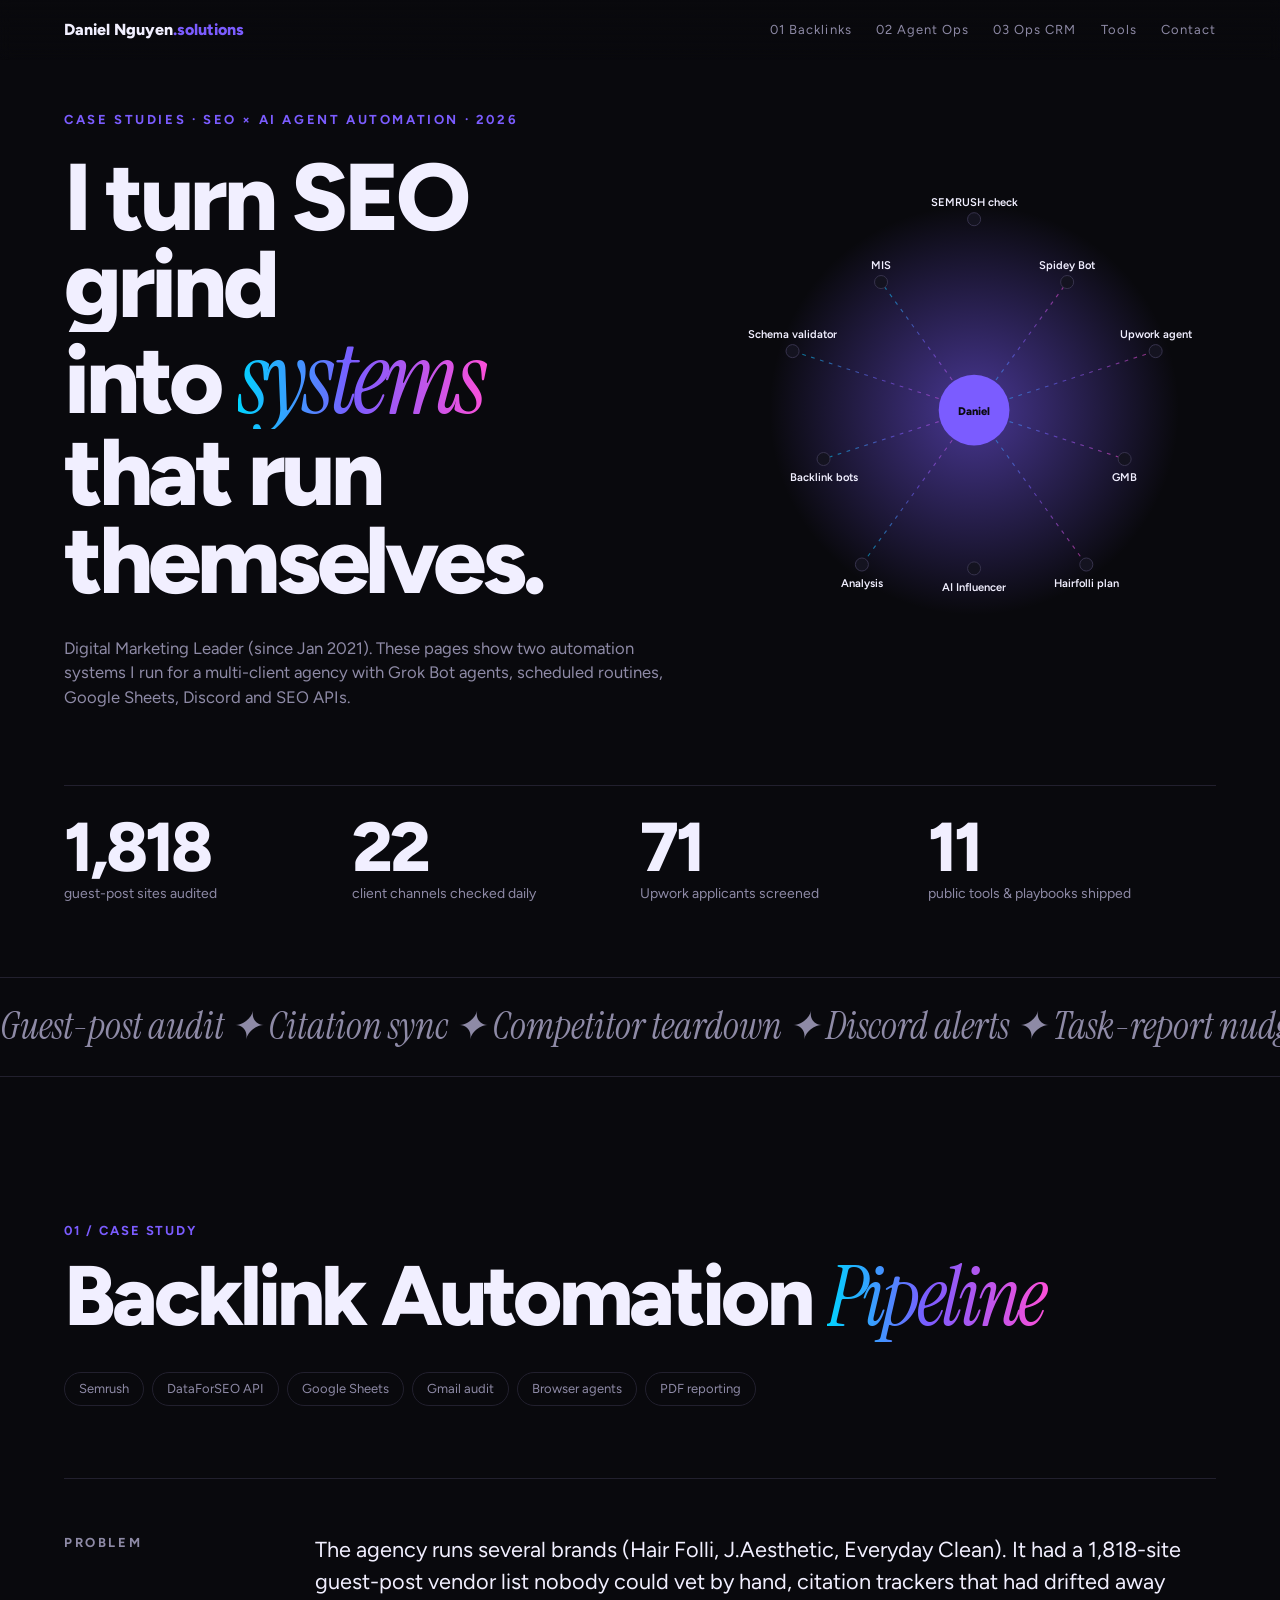
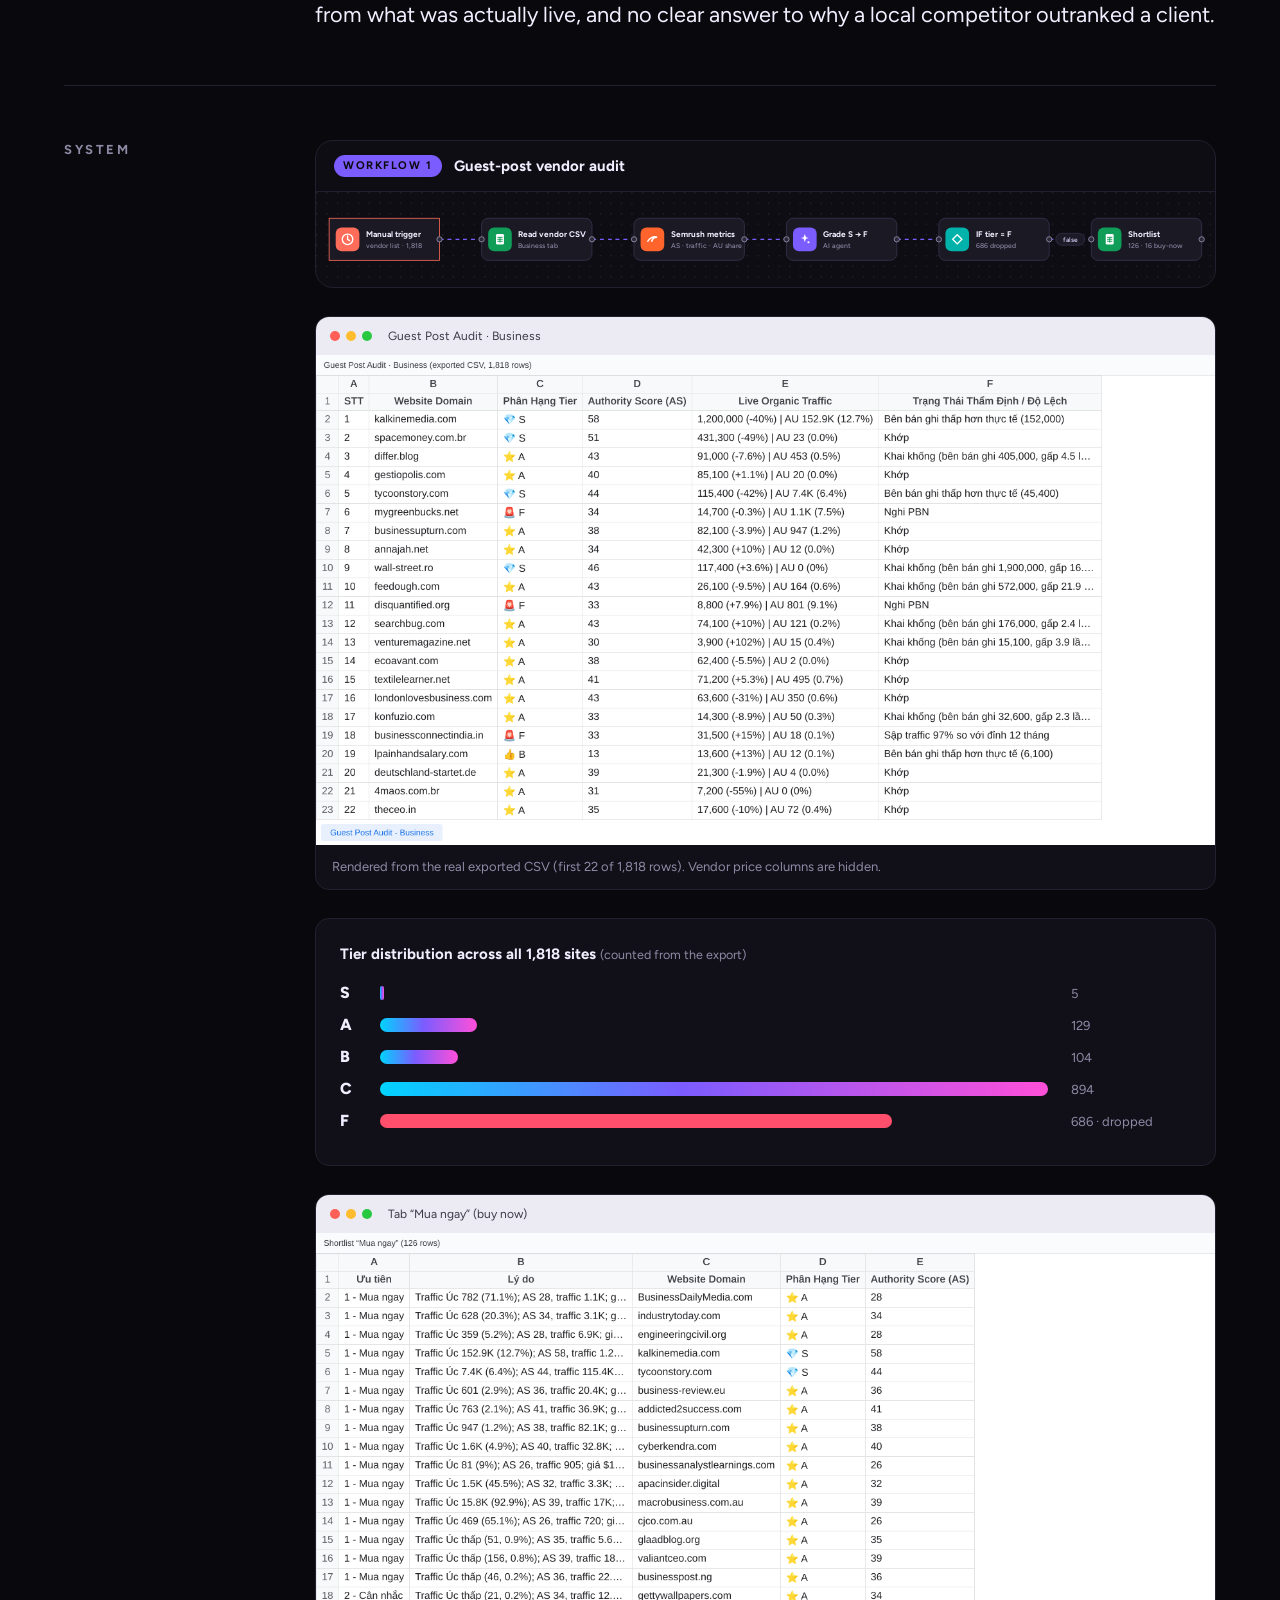
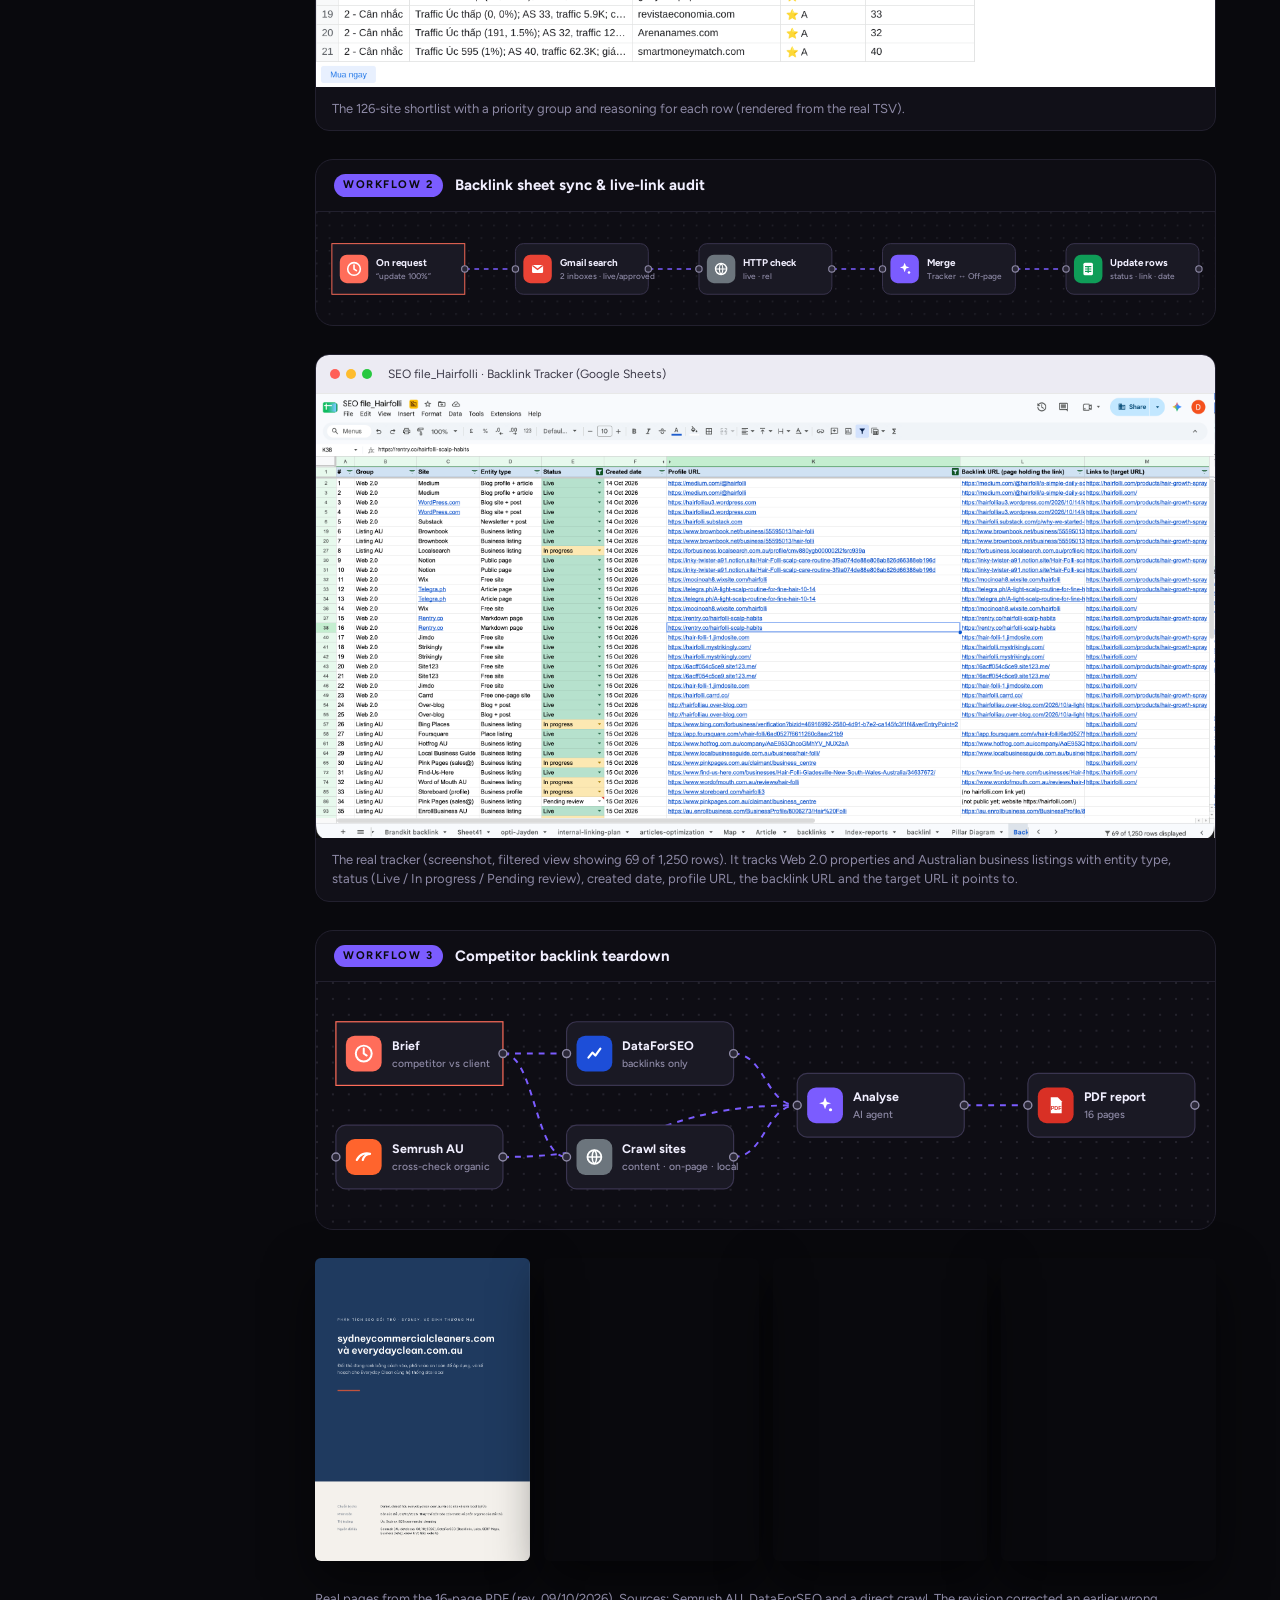
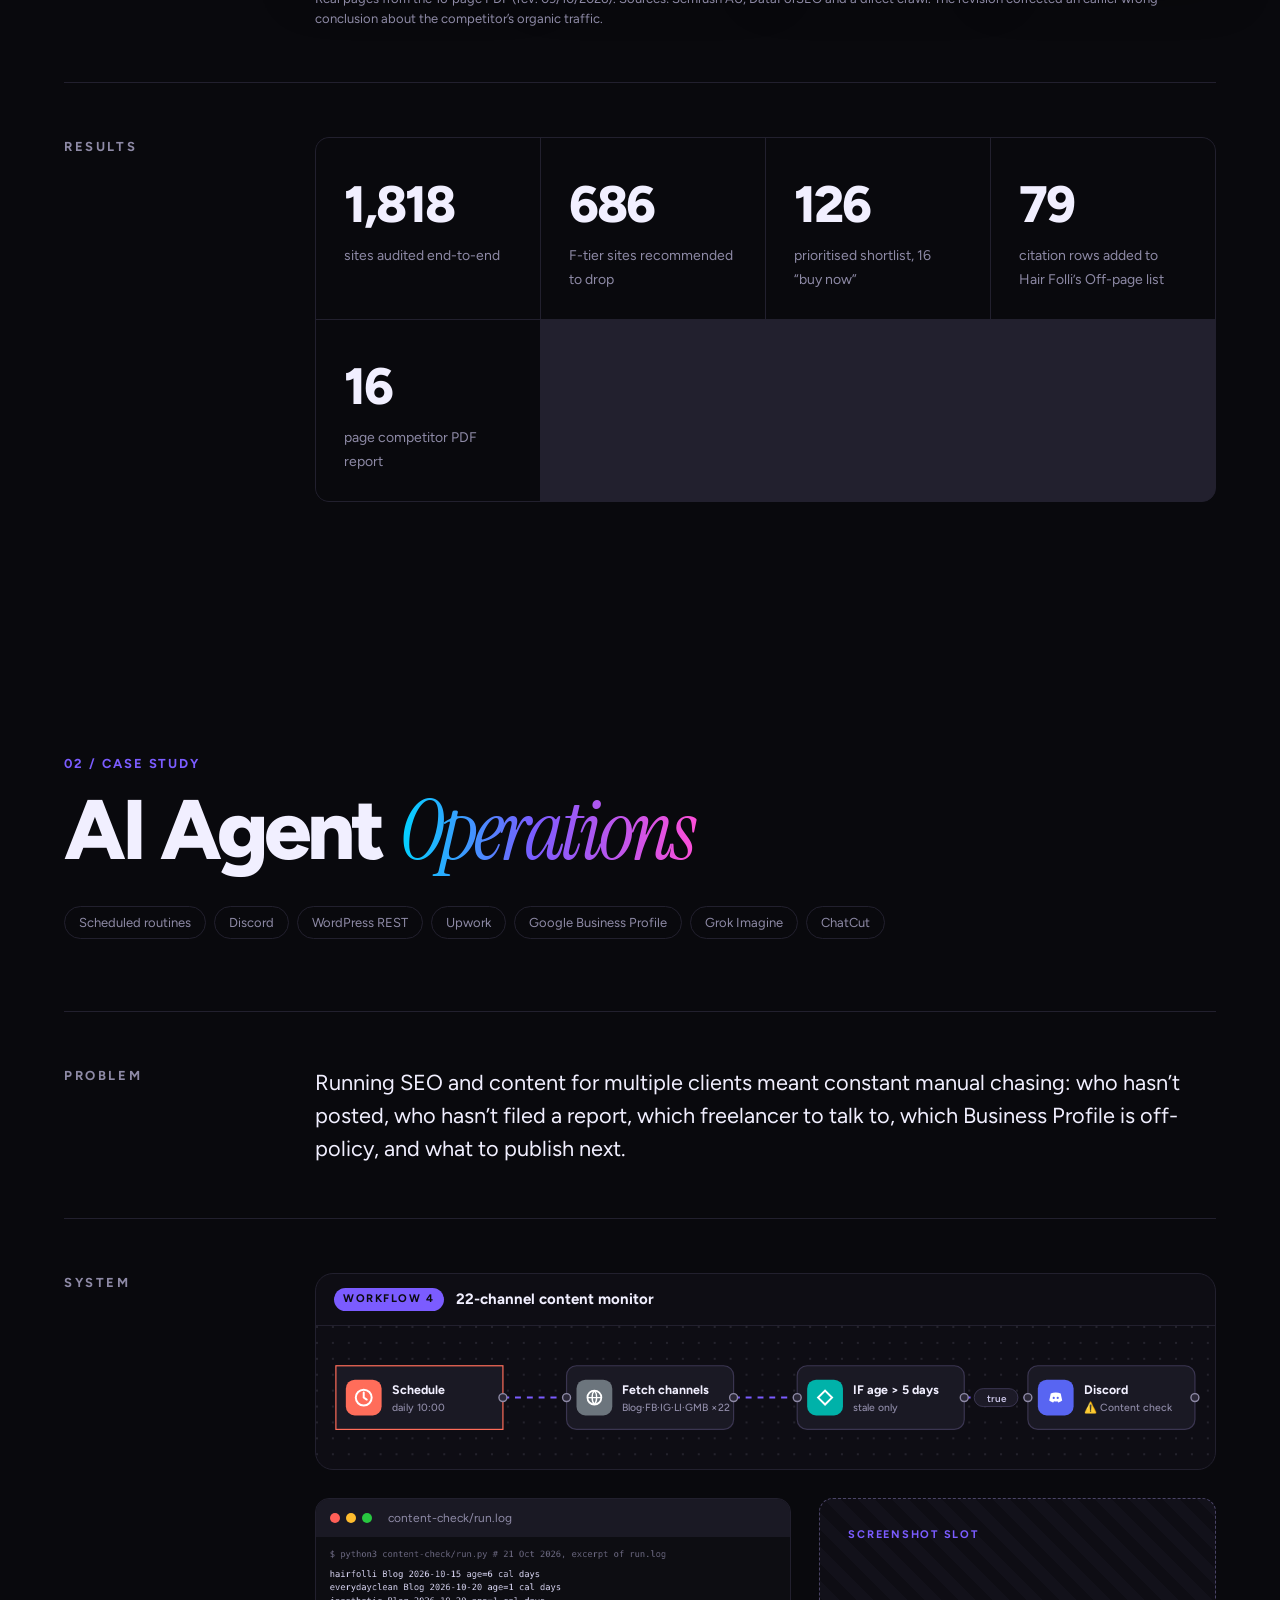
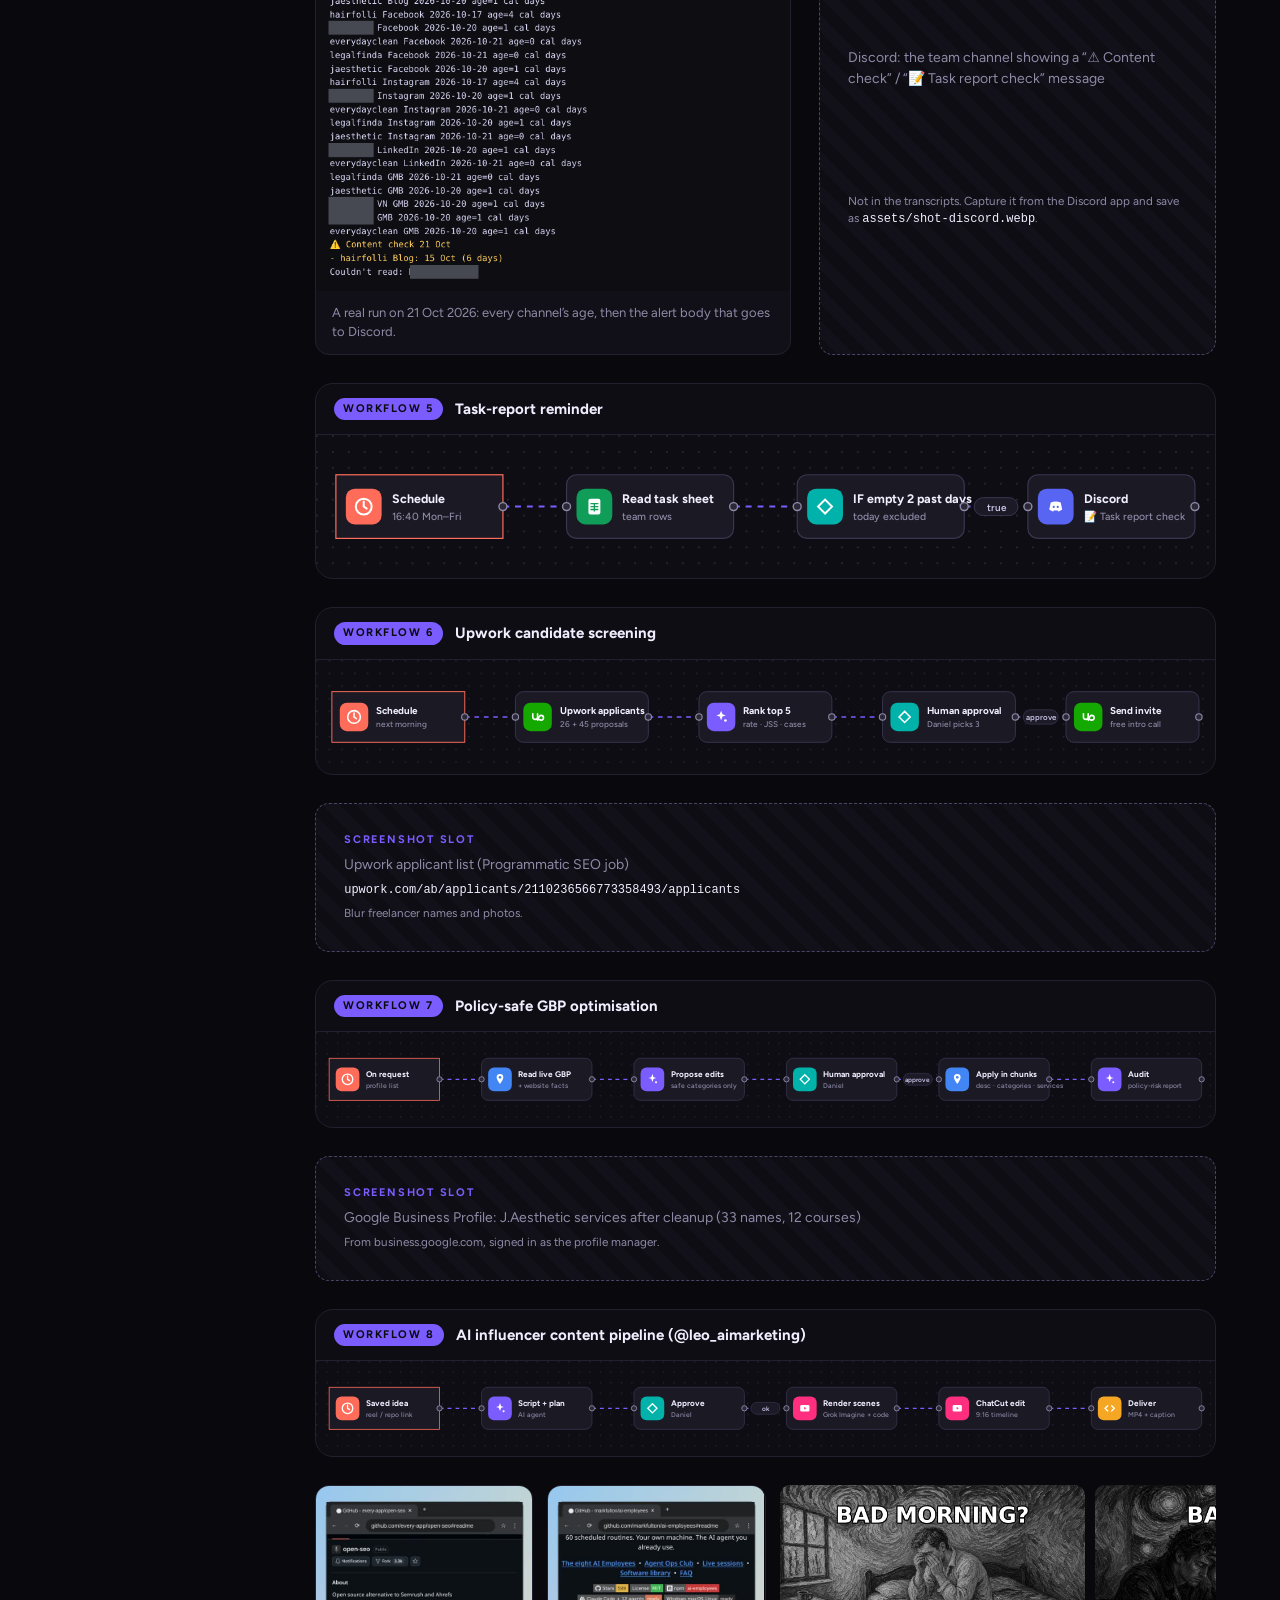
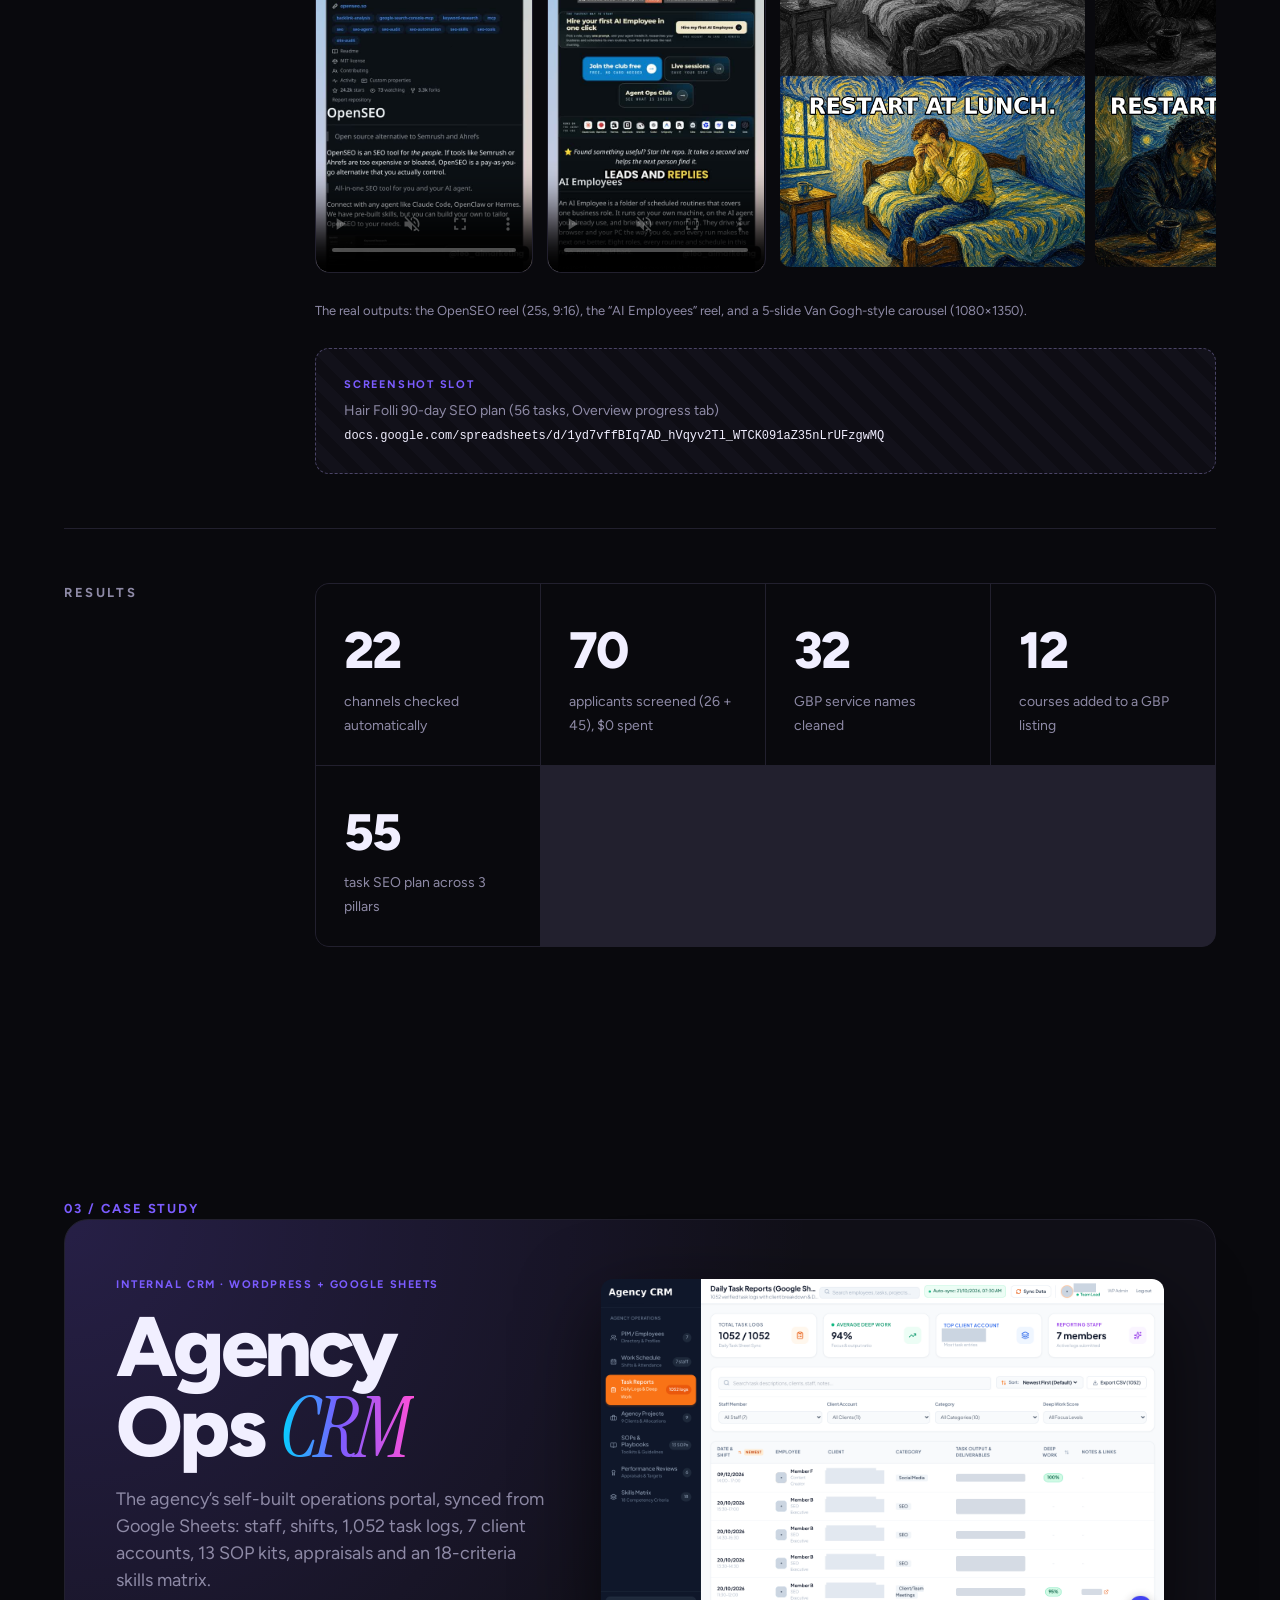
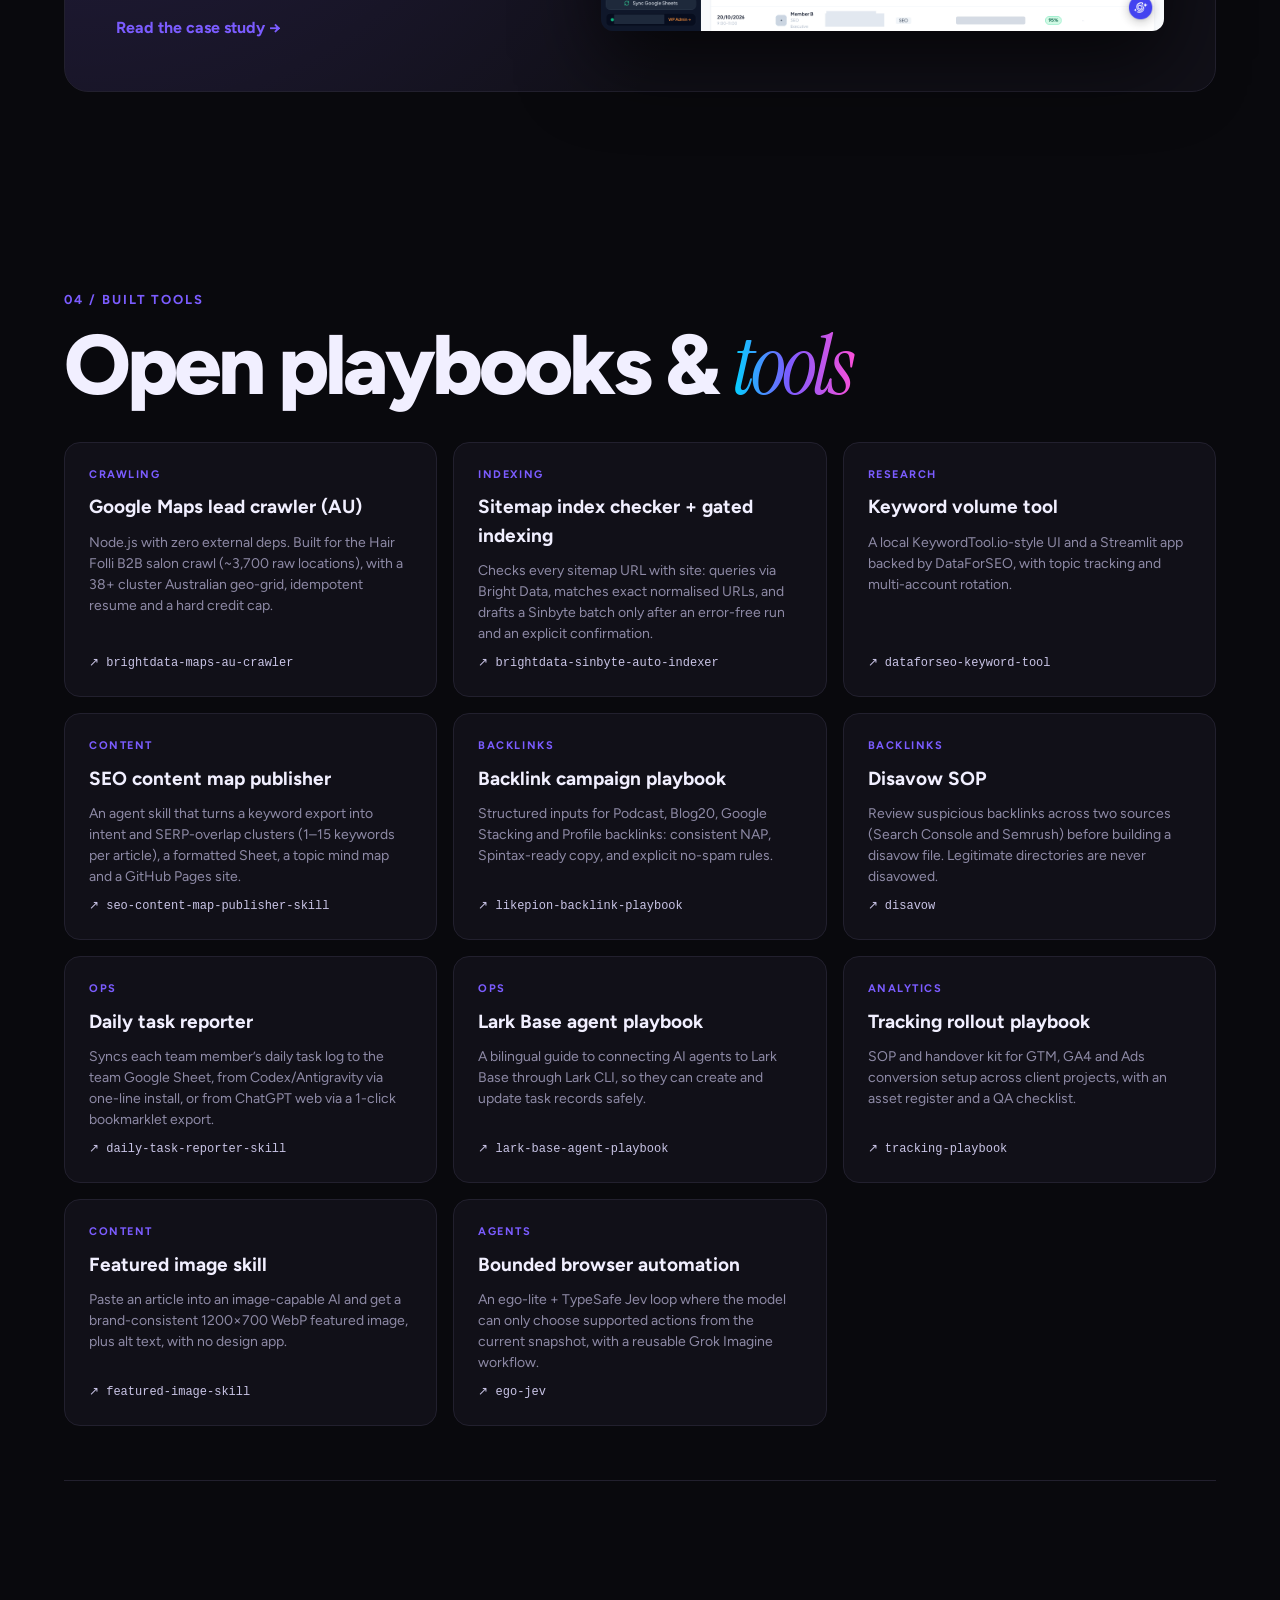
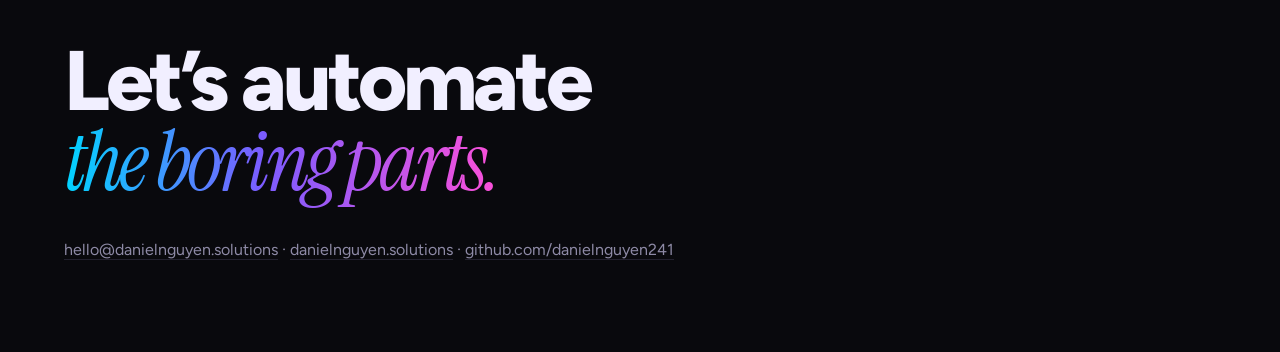
<file: index.html>
<!doctype html><html lang="en"><head><meta charset="utf-8"><meta name="viewport" content="width=device-width,initial-scale=1">
<title>Daniel Nguyen: Automation Case Studies (SEO × AI Agents)</title>
<meta name="description" content="Two case studies by Daniel Nguyen: a backlink automation pipeline and AI agent operations for a multi-client SEO agency.">
<link rel="preconnect" href="https://fonts.googleapis.com"><link href="https://fonts.googleapis.com/css2?family=Figtree:wght@400;500;700;800&family=Instrument+Serif:ital@0;1&display=swap" rel="stylesheet">
<link rel="stylesheet" href="style.css">
</head><body>
<div class="progress" id="prog"></div>
<div class="cur" id="cur"></div>
<nav><a href="#top" class="logo">Daniel Nguyen<span>.solutions</span></a><div><a href="#c1">01 Backlinks</a><a href="#c2">02 Agent Ops</a><a href="crm.html">03 Ops CRM</a><a href="#tools">Tools</a><a href="#ct">Contact</a></div></nav>

<header class="hero wrap" id="top">
 <div class="hero-copy">
  <p class="kick">Case studies · SEO × AI agent automation · 2026</p>
  <h1><span class="line"><span>I turn SEO grind</span></span><span class="line"><span>into <em>systems</em></span></span><span class="line"><span>that run themselves.</span></span></h1>
  <p class="lede">Digital Marketing Leader (since Jan 2021). These pages show two automation systems I run for a multi-client agency with Grok Bot agents, scheduled routines, Google Sheets, Discord and SEO APIs.</p>
 </div>
 <svg class="net" viewBox="0 0 520 520" aria-label="Network of Daniel's AI agents">
  <defs><radialGradient id="glow"><stop offset="0" stop-color="#7b5cff" stop-opacity=".55"/><stop offset="1" stop-color="#7b5cff" stop-opacity="0"/></radialGradient><linearGradient id="gr" x1="0" x2="1"><stop offset="0" stop-color="#00d4ff"/><stop offset=".5" stop-color="#7b5cff"/><stop offset="1" stop-color="#ff4fd8"/></linearGradient></defs>
  <circle cx="260" cy="260" r="220" fill="url(#glow)"/>
  <g id="netg"></g>
 </svg>
 <div class="stats">
  <div class="stat"><b data-n="1818">1,818</b><small>guest-post sites audited</small></div>
  <div class="stat"><b data-n="22">22</b><small>client channels checked daily</small></div>
  <div class="stat"><b data-n="71">71</b><small>Upwork applicants screened</small></div>
  <div class="stat"><b data-n="11">11</b><small>public tools &amp; playbooks shipped</small></div>
 </div>
</header>

<div class="mq"><div>Guest-post audit ✦ Citation sync ✦ Competitor teardown ✦ Discord alerts ✦ Task-report nudges ✦ Candidate screening ✦ GBP optimisation ✦ AI content ✦ Guest-post audit ✦ Citation sync ✦ Competitor teardown ✦ Discord alerts ✦ Task-report nudges ✦ Candidate screening ✦ GBP optimisation ✦ AI content ✦&nbsp;</div></div>

<main class="wrap">
<!-- ============ CASE 1 ============ -->
<section class="case" id="c1">
 <p class="num rv">01 / Case study</p>
 <h2 class="rv">Backlink Automation <em>Pipeline</em></h2>
 <div class="tags rv"><span>Semrush</span><span>DataForSEO API</span><span>Google Sheets</span><span>Gmail audit</span><span>Browser agents</span><span>PDF reporting</span></div>

 <div class="row rv"><h3>Problem</h3><p>The agency runs several brands (Hair Folli, J.Aesthetic, Everyday Clean). It had a 1,818-site guest-post vendor list nobody could vet by hand, citation trackers that had drifted away from what was actually live, and no clear answer to why a local competitor outranked a client.</p></div>

 <div class="row rv"><h3>System</h3><div class="sys">
  <article class="wfcard"><header><span>Workflow 1</span>Guest-post vendor audit</header><div class="wf" data-wf="audit"></div></article>
  <figure class="shot rv"><div class="chrome"><i></i><i></i><i></i><span>Guest Post Audit · Business</span></div><img width="1400" height="764" decoding="async" src="assets/shot-audit.webp" alt="First rows of the real Guest Post Audit export: domain, S–F tier, Authority Score, live traffic and AU share, verdict" loading="lazy"><figcaption>Rendered from the real exported CSV (first 22 of 1,818 rows). Vendor price columns are hidden.</figcaption></figure>
  <div class="tiers rv" aria-label="Tier distribution">
   <h4>Tier distribution across all 1,818 sites <small>(counted from the export)</small></h4>
   <div class="tb" style="--w:.28%"><b>S</b><i></i><span>5</span></div>
   <div class="tb" style="--w:7.1%"><b>A</b><i></i><span>129</span></div>
   <div class="tb" style="--w:5.7%"><b>B</b><i></i><span>104</span></div>
   <div class="tb" style="--w:49.2%"><b>C</b><i></i><span>894</span></div>
   <div class="tb f" style="--w:37.7%"><b>F</b><i></i><span>686 · dropped</span></div>
  </div>
  <figure class="shot rv"><div class="chrome"><i></i><i></i><i></i><span>Tab “Mua ngay” (buy now)</span></div><img width="1400" height="706" decoding="async" src="assets/shot-shortlist.webp" alt="Real prioritised shortlist with priority group and reasoning per site" loading="lazy"><figcaption>The 126-site shortlist with a priority group and reasoning for each row (rendered from the real TSV).</figcaption></figure>

  <article class="wfcard"><header><span>Workflow 2</span>Backlink sheet sync &amp; live-link audit</header><div class="wf" data-wf="sync"></div></article>
  <figure class="shot rv"><div class="chrome"><i></i><i></i><i></i><span>SEO file_Hairfolli · Backlink Tracker (Google Sheets)</span></div><img width="1353" height="669" decoding="async" src="assets/shot-hairfolli-tracker.webp" alt="Real Hair Folli backlink tracker in Google Sheets: Web 2.0 and AU business listings with entity type, status, created date, profile URL, backlink URL and target URL" loading="lazy"><figcaption>The real tracker (screenshot, filtered view showing 69 of 1,250 rows). It tracks Web 2.0 properties and Australian business listings with entity type, status (Live / In progress / Pending review), created date, profile URL, the backlink URL and the target URL it points to.</figcaption></figure>

  <article class="wfcard"><header><span>Workflow 3</span>Competitor backlink teardown</header><div class="wf" data-wf="comp"></div></article>
  <div class="pdf rv">
   <img width="1406" height="1988" decoding="async" src="assets/report-1.webp" alt="Report cover: sydneycommercialcleaners.com vs everydayclean.com.au" loading="lazy">
   <img width="1406" height="1988" decoding="async" src="assets/report-2.webp" alt="Executive summary page" loading="lazy">
   <img width="1406" height="1988" decoding="async" src="assets/report-5.webp" alt="Keyword chart page" loading="lazy">
   <img width="1406" height="1988" decoding="async" src="assets/report-8.webp" alt="Google Maps and Business Profile comparison page" loading="lazy">
  </div>
  <p class="cap rv">Real pages from the 16-page PDF (rev. 09/10/2026). Sources: Semrush AU, DataForSEO and a direct crawl. The revision corrected an earlier wrong conclusion about the competitor’s organic traffic.</p>
 </div></div>

 <div class="row rv"><h3>Results</h3><div class="res">
  <div><b data-n="1818">1,818</b><small>sites audited end-to-end</small></div>
  <div><b data-n="686">686</b><small>F-tier sites recommended to drop</small></div>
  <div><b data-n="126">126</b><small>prioritised shortlist, 16 “buy now”</small></div>
  <div><b data-n="79">79</b><small>citation rows added to Hair Folli’s Off-page list</small></div>
  <div><b data-n="16">16</b><small>page competitor PDF report</small></div>
 </div></div>
</section>

<!-- ============ CASE 2 ============ -->
<section class="case" id="c2">
 <p class="num rv">02 / Case study</p>
 <h2 class="rv">AI Agent <em>Operations</em></h2>
 <div class="tags rv"><span>Scheduled routines</span><span>Discord</span><span>WordPress REST</span><span>Upwork</span><span>Google Business Profile</span><span>Grok Imagine</span><span>ChatCut</span></div>

 <div class="row rv"><h3>Problem</h3><p>Running SEO and content for multiple clients meant constant manual chasing: who hasn’t posted, who hasn’t filed a report, which freelancer to talk to, which Business Profile is off-policy, and what to publish next.</p></div>

 <div class="row rv"><h3>System</h3><div class="sys">
  <article class="wfcard"><header><span>Workflow 4</span>22-channel content monitor</header><div class="wf" data-wf="monitor"></div></article>
  <div class="duo">
   <figure class="shot rv"><div class="chrome dark"><i></i><i></i><i></i><span>content-check/run.log</span></div><img width="760" height="567" decoding="async" src="assets/shot-content-check.webp" alt="Real run log listing each client channel's last publish date and the resulting Content check alert" loading="lazy"><figcaption>A real run on 21 Oct 2026: every channel’s age, then the alert body that goes to Discord.</figcaption></figure>
   <div class="slot rv" data-slot="discord-alert"><b>Screenshot slot</b>Discord: the team channel showing a “⚠️ Content check” / “📝 Task report check” message<small>Not in the transcripts. Capture it from the Discord app and save as <code>assets/shot-discord.webp</code>.</small></div>
  </div>
  <article class="wfcard"><header><span>Workflow 5</span>Task-report reminder</header><div class="wf" data-wf="report"></div></article>
  <article class="wfcard"><header><span>Workflow 6</span>Upwork candidate screening</header><div class="wf" data-wf="upwork"></div></article>
  <div class="slot rv" data-slot="upwork"><b>Screenshot slot</b>Upwork applicant list (Programmatic SEO job)<code>upwork.com/ab/applicants/2110236566773358493/applicants</code><small>Blur freelancer names and photos.</small></div>
  <article class="wfcard"><header><span>Workflow 7</span>Policy-safe GBP optimisation</header><div class="wf" data-wf="gmb"></div></article>
  <div class="slot rv" data-slot="gmb"><b>Screenshot slot</b>Google Business Profile: J.Aesthetic services after cleanup (33 names, 12 courses)<small>From business.google.com, signed in as the profile manager.</small></div>
  <article class="wfcard"><header><span>Workflow 8</span>AI influencer content pipeline (@leo_aimarketing)</header><div class="wf" data-wf="content"></div></article>
  <div class="media rv">
   <video src="assets/reel-openseo.mp4" poster="assets/reel-openseo.jpg" muted loop playsinline preload="none" controls></video>
   <video src="assets/reel-aiemp.mp4" poster="assets/reel-aiemp.jpg" muted loop playsinline preload="none" controls></video>
   <div class="car">
    <img width="1080" height="1350" decoding="async" src="assets/carousel-1.webp" alt="Carousel slide 1" loading="lazy"><img width="1080" height="1350" decoding="async" src="assets/carousel-2.webp" alt="Carousel slide 2" loading="lazy"><img width="1080" height="1350" decoding="async" src="assets/carousel-3.webp" alt="Carousel slide 3" loading="lazy"><img width="1080" height="1350" decoding="async" src="assets/carousel-4.webp" alt="Carousel slide 4" loading="lazy"><img width="1080" height="1350" decoding="async" src="assets/carousel-5.webp" alt="Carousel slide 5" loading="lazy">
   </div>
  </div>
  <p class="cap rv">The real outputs: the OpenSEO reel (25s, 9:16), the “AI Employees” reel, and a 5-slide Van Gogh-style carousel (1080×1350).</p>
  <div class="slot rv" data-slot="seo-plan"><b>Screenshot slot</b>Hair Folli 90-day SEO plan (56 tasks, Overview progress tab)<code>docs.google.com/spreadsheets/d/1yd7vffBIq7AD_hVqyv2Tl_WTCK091aZ35nLrUFzgwMQ</code></div>
 </div></div>

 <div class="row rv"><h3>Results</h3><div class="res">
  <div><b data-n="22">22</b><small>channels checked automatically</small></div>
  <div><b data-n="71">71</b><small>applicants screened (26 + 45), $0 spent</small></div>
  <div><b data-n="33">33</b><small>GBP service names cleaned</small></div>
  <div><b data-n="12">12</b><small>courses added to a GBP listing</small></div>
  <div><b data-n="56">56</b><small>task SEO plan across 3 pillars</small></div>
 </div></div>
</section>

<section class="case" id="crm-card">
 <p class="num rv">03 / Case study</p>
 <a class="crmcard rv" href="crm.html"><div><span class="tg">Internal CRM · WordPress + Google Sheets</span><h2>Agency Ops <em>CRM</em></h2><p>The agency’s self-built operations portal, synced from Google Sheets: staff, shifts, 1,052 task logs, 7 client accounts, 13 SOP kits, appraisals and an 18-criteria skills matrix.</p><b>Read the case study →</b></div><img width="1440" height="900" decoding="async" src="assets/crm/crm-section.webp" alt="Agency Operations CRM" loading="lazy"></a>
</section>

<section class="case" id="tools">
 <p class="num rv">04 / Built tools</p>
 <h2 class="rv">Open playbooks &amp; <em>tools</em></h2>
 <div class="tools" id="toolgrid"></div>
</section>

<footer id="ct"><h2 class="rv">Let’s automate<br><em>the boring parts.</em></h2>
 <p class="rv"><a href="mailto:hello@danielnguyen.solutions">hello@danielnguyen.solutions</a> · <a href="https://danielnguyen.solutions">danielnguyen.solutions</a> · <a href="https://github.com/danielnguyen241">github.com/danielnguyen241</a></p></footer>
</main>
<script src="content.js"></script><script src="workflow.js"></script><script src="main.js"></script>
</body></html>
</file>
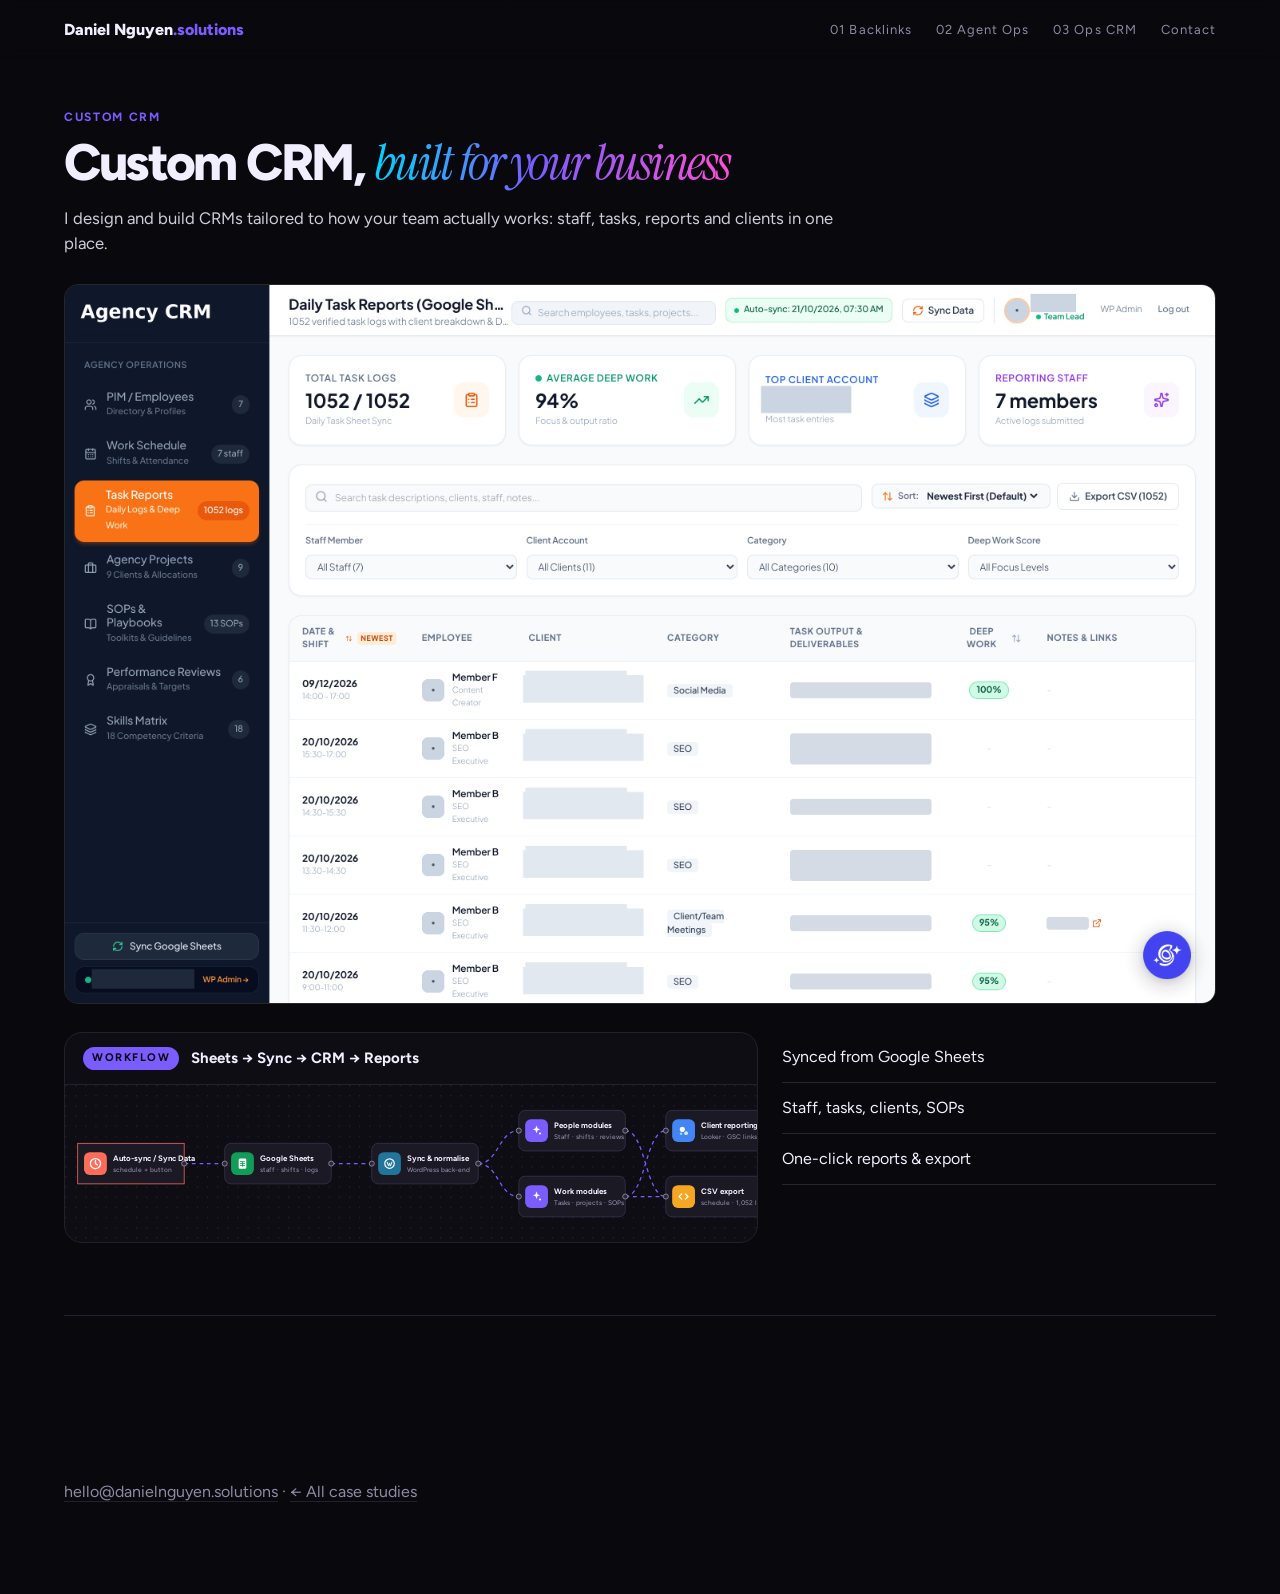
<file: crm.html>
<!doctype html><html lang="en"><head><meta charset="utf-8"><meta name="viewport" content="width=device-width,initial-scale=1">
<title>Custom CRM | Daniel Nguyen</title><meta name="description" content="Custom CRMs built around how your team works.">
<link rel="preconnect" href="https://fonts.googleapis.com"><link href="https://fonts.googleapis.com/css2?family=Figtree:wght@400;500;700;800&family=Instrument+Serif:ital@0;1&display=swap" rel="stylesheet">
<link rel="stylesheet" href="style.css"></head><body>
<style>.crm-sec{padding:12vh 0 8vh}.crm-k{color:var(--ac,#8b5cf6);font-size:12px;letter-spacing:.14em;text-transform:uppercase;font-weight:700}.crm-h{font-size:clamp(30px,4vw,56px);line-height:1.05;margin:10px 0 16px}.crm-h em{font-family:"Instrument Serif",serif;font-weight:400}.crm-p{max-width:780px;font-size:clamp(16px,1.3vw,19px);opacity:.85;margin-bottom:28px}.crm-shot{border:1px solid rgba(255,255,255,.12);border-radius:14px;overflow:hidden;margin:0 0 28px}.crm-shot img{display:block;width:100%;height:auto}.crm-grid{display:grid;grid-template-columns:1.6fr 1fr;gap:24px;align-items:start}.crm-b{list-style:none;padding:0;margin:0}.crm-b li{padding:13px 0;border-bottom:1px solid rgba(255,255,255,.12);font-size:16px}.crm-n{font-size:13px;opacity:.6;margin-top:18px}.wfcard .node{opacity:1!important;transform:none!important}@media(max-width:860px){.crm-grid{grid-template-columns:1fr}}</style>
<div class="progress" id="prog"></div><div class="cur" id="cur"></div>
<nav><a href="index.html" class="logo">Daniel Nguyen<span>.solutions</span></a><div><a href="index.html#c1">01 Backlinks</a><a href="index.html#c2">02 Agent Ops</a><a href="crm.html">03 Ops CRM</a><a href="index.html#ct">Contact</a></div></nav>
<main class="wrap">
<section class="crm-sec" id="crm">
 <p class="crm-k">Custom CRM</p>
 <h2 class="crm-h">Custom CRM, <em>built for your business</em></h2>
 <p class="crm-p">I design and build CRMs tailored to how your team actually works: staff, tasks, reports and clients in one place.</p>
 <figure class="crm-shot"><img width="1440" height="900" decoding="async" src="assets/crm/crm-section.webp" alt="Agency Operations CRM: Daily Task Reports module (anonymised)"></figure>
 <div class="crm-grid">
  <article class="wfcard in"><header><span>Workflow</span>Sheets → Sync → CRM → Reports</header><div class="wf" data-wf="crm"></div></article>
  <ul class="crm-b">
   <li>Synced from Google Sheets</li>
   <li>Staff, tasks, clients, SOPs</li>
   <li>One-click reports &amp; export</li>
  </ul>
 </div>
</section>
<footer id="ct"><p><a href="mailto:hello@danielnguyen.solutions">hello@danielnguyen.solutions</a> · <a href="index.html">← All case studies</a></p></footer></main><script src="workflow.js"></script><script src="main.js"></script></body></html>
</file>
<file: style.css>
:root{--bg:#09090d;--bg2:#111018;--fg:#f1efff;--mut:#8e8aa6;--ac:#7b5cff;--line:#22202e;--gr:linear-gradient(90deg,#00d4ff,#7b5cff 45%,#ff4fd8)}
*{box-sizing:border-box;margin:0;padding:0}html{scroll-behavior:smooth}
body{background:var(--bg);color:var(--fg);font-family:Figtree,Inter,system-ui,sans-serif;line-height:1.5;overflow-x:hidden}
a{color:inherit}img,video{max-width:100%;display:block}
em{font-family:"Instrument Serif",Georgia,serif;font-style:italic;font-weight:400;background:var(--gr);-webkit-background-clip:text;background-clip:text;color:transparent;padding-right:.08em}
.progress{position:fixed;top:0;left:0;height:3px;width:100%;transform-origin:0;transform:scaleX(0);background:var(--gr);z-index:50}
@media(pointer:fine){body,a,video{cursor:none}}
.cur{position:fixed;top:0;left:0;width:56px;height:56px;background:url(assets/cat.png) center/contain no-repeat;pointer-events:none;z-index:99;transform:translate(-50%,-50%);transition:width .25s,height .25s;opacity:0}
.cur.on{opacity:1}.cur.big{width:84px;height:84px}
@media(pointer:coarse){.cur{display:none}}
nav{position:fixed;top:0;width:100%;display:flex;justify-content:space-between;align-items:center;padding:18px 5vw;z-index:20;background:linear-gradient(#09090dcc,#09090d00);backdrop-filter:blur(6px);font-size:13px;letter-spacing:.08em}
nav a{text-decoration:none;margin-left:24px;color:var(--mut)}nav a:hover{color:var(--fg)}.logo{margin:0!important;color:var(--fg)!important;font-weight:800;letter-spacing:0;font-size:16px}.logo span{color:var(--ac)}
.wrap{padding:0 5vw}
.hero{min-height:100vh;display:grid;grid-template-columns:1.3fr 1fr;align-items:center;gap:3vw;padding-top:110px}
.kick{color:var(--ac);font-size:13px;letter-spacing:.2em;text-transform:uppercase;margin-bottom:24px;font-weight:700}
h1{font-weight:800;font-size:clamp(44px,7.4vw,124px);line-height:.92;letter-spacing:-.045em}
h1 em{font-size:1.08em}
.line{display:block;overflow:hidden;padding-bottom:.04em}.line>span{display:inline-block;transform:translateY(110%);animation:up 1s cubic-bezier(.2,.8,.2,1) forwards}
.line:nth-child(2)>span{animation-delay:.12s}.line:nth-child(3)>span{animation-delay:.24s}@keyframes up{to{transform:none}}
.lede{margin-top:28px;color:var(--mut);font-size:clamp(16px,1.3vw,20px);max-width:620px}
.net{width:100%;max-width:520px;justify-self:end}
.net .ln{stroke:url(#gr);stroke-width:1.2;opacity:.55;stroke-dasharray:4 6;animation:dash 2s linear infinite}
.net .nd circle{fill:#141320;stroke:#3a3550}.net .nd.hub circle{fill:var(--ac);stroke:none}
.net text{fill:var(--fg);font:600 12px Figtree,sans-serif;text-anchor:middle}.net .nd{animation:float 6s ease-in-out infinite}
@keyframes float{50%{transform:translateY(-6px)}}
.stats{grid-column:1/-1;display:grid;grid-template-columns:repeat(4,1fr);border-top:1px solid var(--line);margin-top:4vh}
.stat{padding:26px 20px 0 0}.stat b{display:block;font-weight:800;font-size:clamp(40px,5.4vw,88px);letter-spacing:-.045em;line-height:1}
.stat small,.res small{color:var(--mut);font-size:14px}
.mq{white-space:nowrap;overflow:hidden;border-block:1px solid var(--line);padding:20px 0;margin-top:8vh;font-family:"Instrument Serif",serif;font-style:italic;font-size:clamp(24px,3vw,44px);color:var(--mut)}
.mq div{display:inline-block;animation:mq 40s linear infinite}@keyframes mq{to{transform:translateX(-50%)}}
.case{padding:16vh 0 6vh}
.num{color:var(--ac);font-weight:700;letter-spacing:.15em;font-size:13px;text-transform:uppercase}
h2{font-weight:800;font-size:clamp(40px,6.6vw,110px);letter-spacing:-.045em;line-height:.95;margin:16px 0 36px}
.tags{display:flex;flex-wrap:wrap;gap:8px;margin-bottom:8vh}.tags span{border:1px solid var(--line);padding:6px 14px;border-radius:99px;font-size:13px;color:var(--mut)}
.row{display:grid;grid-template-columns:200px minmax(0,1fr);gap:4vw;padding:6vh 0;border-top:1px solid var(--line)}
.row h3{font-size:13px;letter-spacing:.2em;text-transform:uppercase;color:var(--mut);font-weight:700;position:sticky;top:90px;align-self:start}
.row>p{font-size:clamp(18px,1.7vw,26px);max-width:900px}
.sys{display:grid;gap:28px}
.wfcard{background:#0e0d14;border:1px solid var(--line);border-radius:18px;overflow:hidden}
.wfcard header{display:flex;gap:12px;align-items:center;padding:14px 18px;border-bottom:1px solid var(--line);font-weight:700;font-size:15px}
.wfcard header span{font-size:11px;letter-spacing:.14em;text-transform:uppercase;color:#0b0b10;background:var(--ac);padding:3px 9px;border-radius:99px}
.wf{overflow-x:auto}.wf svg{display:block;min-width:720px;width:100%;height:auto}
.wf .edge{stroke:#5d5876;stroke-width:2;fill:none}.wf .lbl{fill:#1c1a27;stroke:#3a3550}.wf .lt{fill:#c9c4e6;font:600 10px Figtree,sans-serif;text-anchor:middle}
.wf .node>rect:first-child{fill:#1a1924;stroke:#3a3550;stroke-width:1.2}.wf .trig>rect:first-child{stroke:#ff6d5a}
.wf .nt{fill:#f1efff;font:700 12.5px Figtree,sans-serif}.wf .ns{fill:#8e8aa6;font:500 10.5px Figtree,sans-serif}
.wf .hd{fill:#2b2838;stroke:#8e8aa6;stroke-width:1.4}
.wfcard.in .edge{stroke-dasharray:6 6;animation:dash 1.4s linear infinite;stroke:var(--ac)}
.wfcard .node{opacity:0;transform:translateY(8px);transition:.6s cubic-bezier(.2,.8,.2,1) var(--d)}.wfcard.in .node{opacity:1;transform:none}
@keyframes dash{to{stroke-dashoffset:-24}}
.shot{background:var(--bg2);border:1px solid var(--line);border-radius:14px;overflow:hidden}
.chrome{display:flex;align-items:center;gap:6px;padding:10px 14px;background:#ecebf3;color:#3c3a48;font-size:12px}.chrome.dark{background:#1a1924;color:var(--mut)}
.chrome i{width:10px;height:10px;border-radius:50%;background:#ff5f57}.chrome i:nth-child(2){background:#febc2e}.chrome i:nth-child(3){background:#28c840}.chrome span{margin-left:10px}
.shot img{width:100%;height:auto}.pdf img,.car img,.crmcard img{height:auto}figcaption,.cap{color:var(--mut);font-size:13px;padding:12px 16px}.cap{padding:0}
.tiers{background:var(--bg2);border:1px solid var(--line);border-radius:14px;padding:24px}
.tiers h4{font-size:15px;margin-bottom:16px}.tiers small{color:var(--mut);font-weight:400}
.tb{display:grid;grid-template-columns:28px 1fr 120px;gap:12px;align-items:center;margin:8px 0}
.tb b{font-weight:800}.tb i{display:block;height:14px;border-radius:7px;background:var(--gr);width:0;min-width:4px;transition:width 1.4s cubic-bezier(.2,.8,.2,1)}
.tiers.in .tb i{width:calc(var(--w)*2)}.tb.f i{background:#ff4f6d}.tb span{color:var(--mut);font-size:13px}
.slot{border:1.5px dashed #4a4466;border-radius:14px;padding:28px;color:var(--mut);background:repeating-linear-gradient(45deg,#0e0d14,#0e0d14 12px,#12111a 12px,#12111a 24px);display:grid;gap:6px;font-size:14px}
.slot b{color:var(--ac);text-transform:uppercase;font-size:11px;letter-spacing:.16em}.slot code{color:var(--fg);font-size:12px;word-break:break-all}
.duo{display:grid;grid-template-columns:1.2fr 1fr;gap:28px}
.pdf{display:grid;grid-template-columns:repeat(4,1fr);gap:14px}.pdf img{border-radius:6px;box-shadow:0 20px 50px #0008;transition:box-shadow .4s}.pdf img:hover{box-shadow:0 20px 60px #7b5cff66}
.media{display:grid;grid-template-columns:1fr 1fr 2fr;gap:14px;align-items:start}.media video{border-radius:14px;border:1px solid var(--line);aspect-ratio:9/16;object-fit:cover;width:100%;background:#000}
.car{display:flex;gap:10px;overflow-x:auto;scroll-snap-type:x mandatory}.car img{width:70%;flex:none;scroll-snap-align:start;border-radius:10px}
.res{display:grid;grid-template-columns:repeat(auto-fit,minmax(190px,1fr));gap:1px;background:var(--line);border:1px solid var(--line);border-radius:14px;overflow:hidden}
.res div{background:var(--bg);padding:28px}.res b{font-weight:800;font-size:clamp(36px,4vw,64px);display:block;letter-spacing:-.04em}
.tools{display:grid;grid-template-columns:repeat(auto-fill,minmax(300px,1fr));gap:16px}
.tool{display:flex;flex-direction:column;gap:10px;padding:24px;border:1px solid var(--line);border-radius:16px;background:var(--bg2);text-decoration:none;transition:border-color .3s,transform .3s}
.tool:hover{border-color:var(--ac);transform:translateY(-4px)}.tool .tg{font-size:11px;letter-spacing:.14em;text-transform:uppercase;color:var(--ac);font-weight:700}
.tool h4{font-size:19px}.tool p{color:var(--mut);font-size:14px;flex:1}.tool code{font-size:12px;color:#c9c4e6}
.rv{opacity:0;transform:translateY(40px);transition:opacity 1s,transform 1s cubic-bezier(.2,.8,.2,1)}.rv.in{opacity:1;transform:none;will-change:auto}
footer{padding:16vh 0 10vh;border-top:1px solid var(--line)}footer p{color:var(--mut);margin-top:20px}footer a{text-decoration:none;border-bottom:1px solid var(--line)}
@media(max-width:900px){.hero{grid-template-columns:1fr}.net{justify-self:center;max-width:360px}.stats{grid-template-columns:1fr 1fr}.row{grid-template-columns:1fr;gap:18px}.row h3{position:static}.duo{grid-template-columns:1fr}.pdf{grid-template-columns:1fr 1fr}.media{grid-template-columns:1fr 1fr}.car{grid-column:1/-1}nav div a:not(:last-child){display:none}}
@media(prefers-reduced-motion:reduce){*{animation:none!important;transition:none!important}.rv,.wfcard .node{opacity:1;transform:none}.line>span{transform:none}}

.crmcard{display:grid;grid-template-columns:1fr 1.3fr;gap:4vw;align-items:center;padding:4vw;border:1px solid var(--line);border-radius:24px;background:radial-gradient(circle at 0 0,#7b5cff33,transparent 60%),var(--bg2);text-decoration:none;transition:border-color .3s}
.crmcard:hover{border-color:var(--ac)}.crmcard h2{margin:12px 0 18px}.crmcard p{color:var(--mut);font-size:18px;margin-bottom:22px}.crmcard b{color:var(--ac)}.crmcard img{border-radius:12px;box-shadow:0 30px 80px #000a;transition:box-shadow .4s}.crmcard:hover img{box-shadow:0 30px 90px #7b5cff55}
.crmcard .tg{font-size:11px;letter-spacing:.14em;text-transform:uppercase;color:var(--ac);font-weight:700}
.gal{display:grid;gap:10vh}.gi{display:grid;grid-template-columns:1fr;gap:24px}.gi>div{display:grid;grid-template-columns:260px 1fr;gap:3vw;align-items:start}.gi ul{columns:2;column-gap:3vw}@media(max-width:900px){.gi>div{grid-template-columns:1fr}.gi ul{columns:1}}
.gi h4{font-size:28px;letter-spacing:-.02em;margin:8px 0 14px}.gi .k{color:var(--ac);font-weight:700;font-size:12px;letter-spacing:.16em}.gi ul{list-style:none;color:var(--mut)}.gi li{padding:8px 0;border-bottom:1px solid var(--line);font-size:15px}
.privacy{border:1px solid var(--line);border-radius:12px;padding:14px 18px;color:var(--mut);font-size:14px;margin-top:20px}
@media(max-width:900px){.crmcard,.gi{grid-template-columns:1fr}.crmcard img{transform:none}}
</file>
